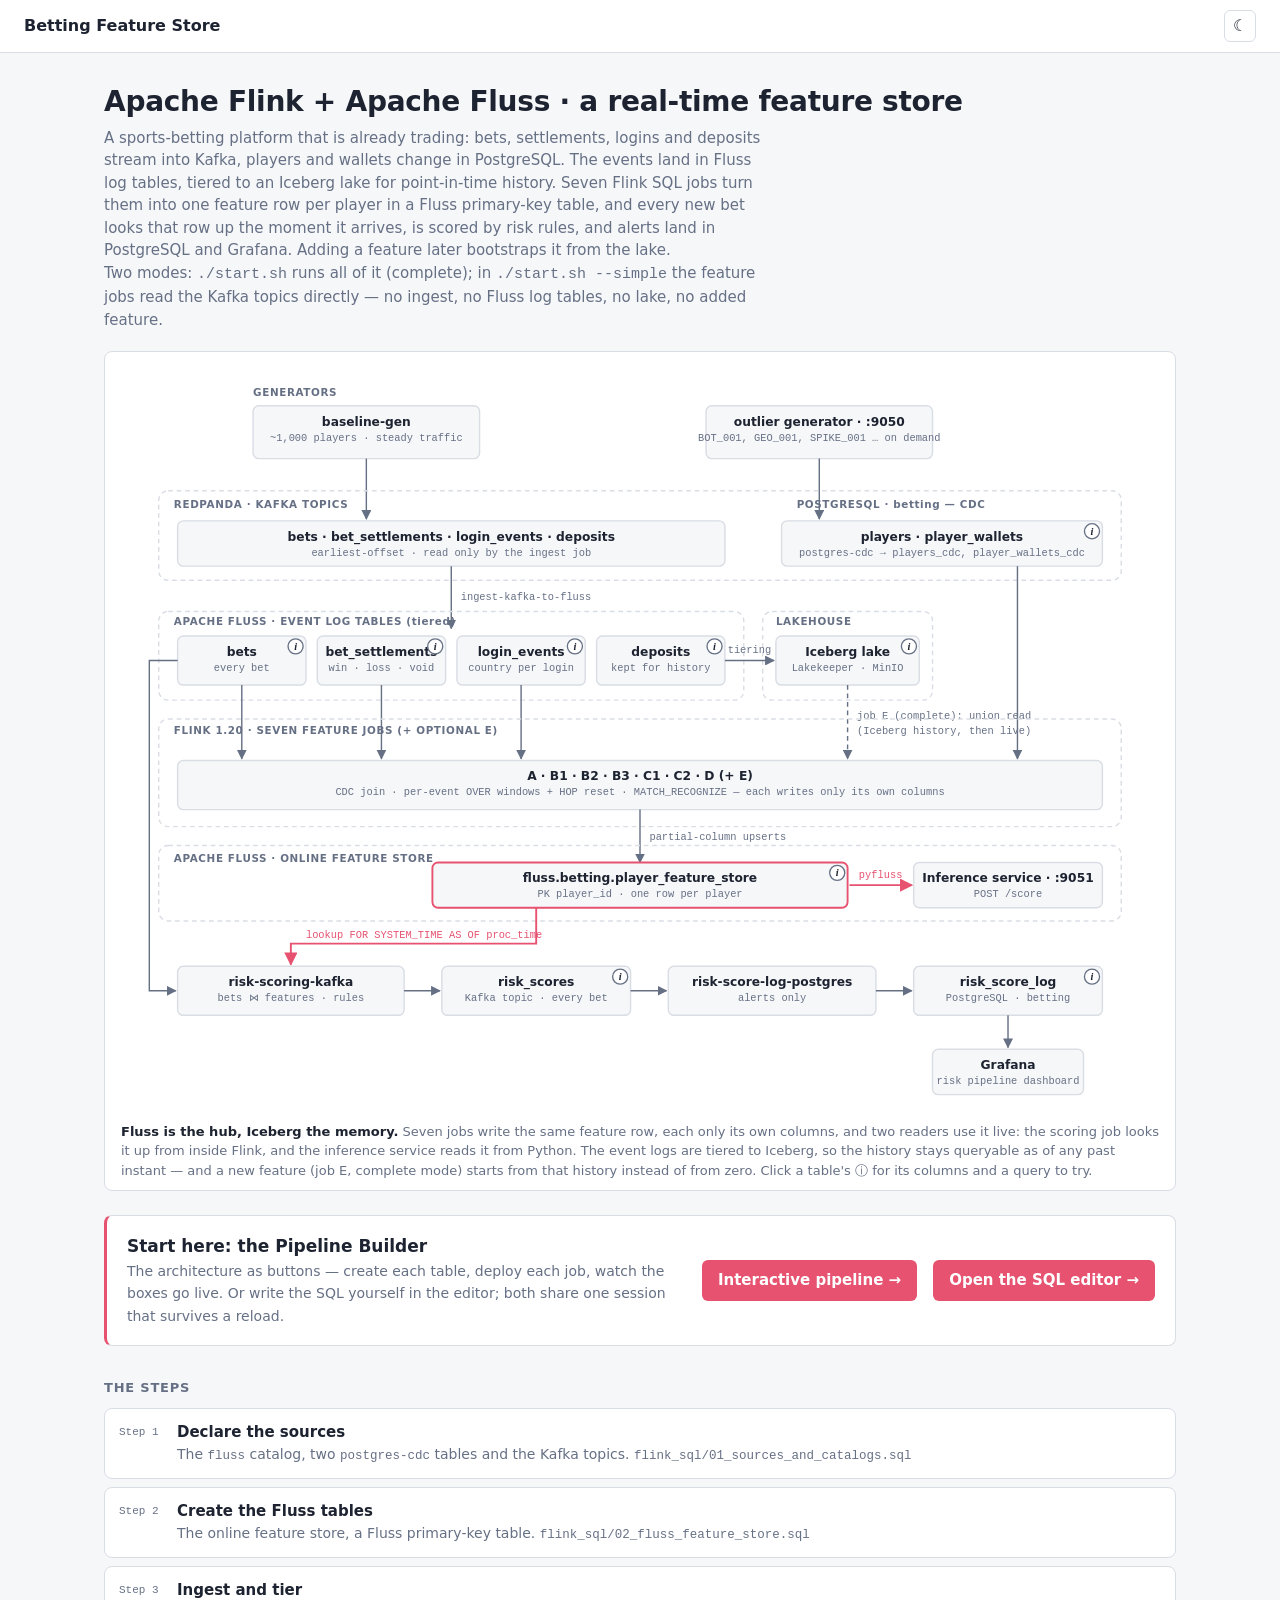
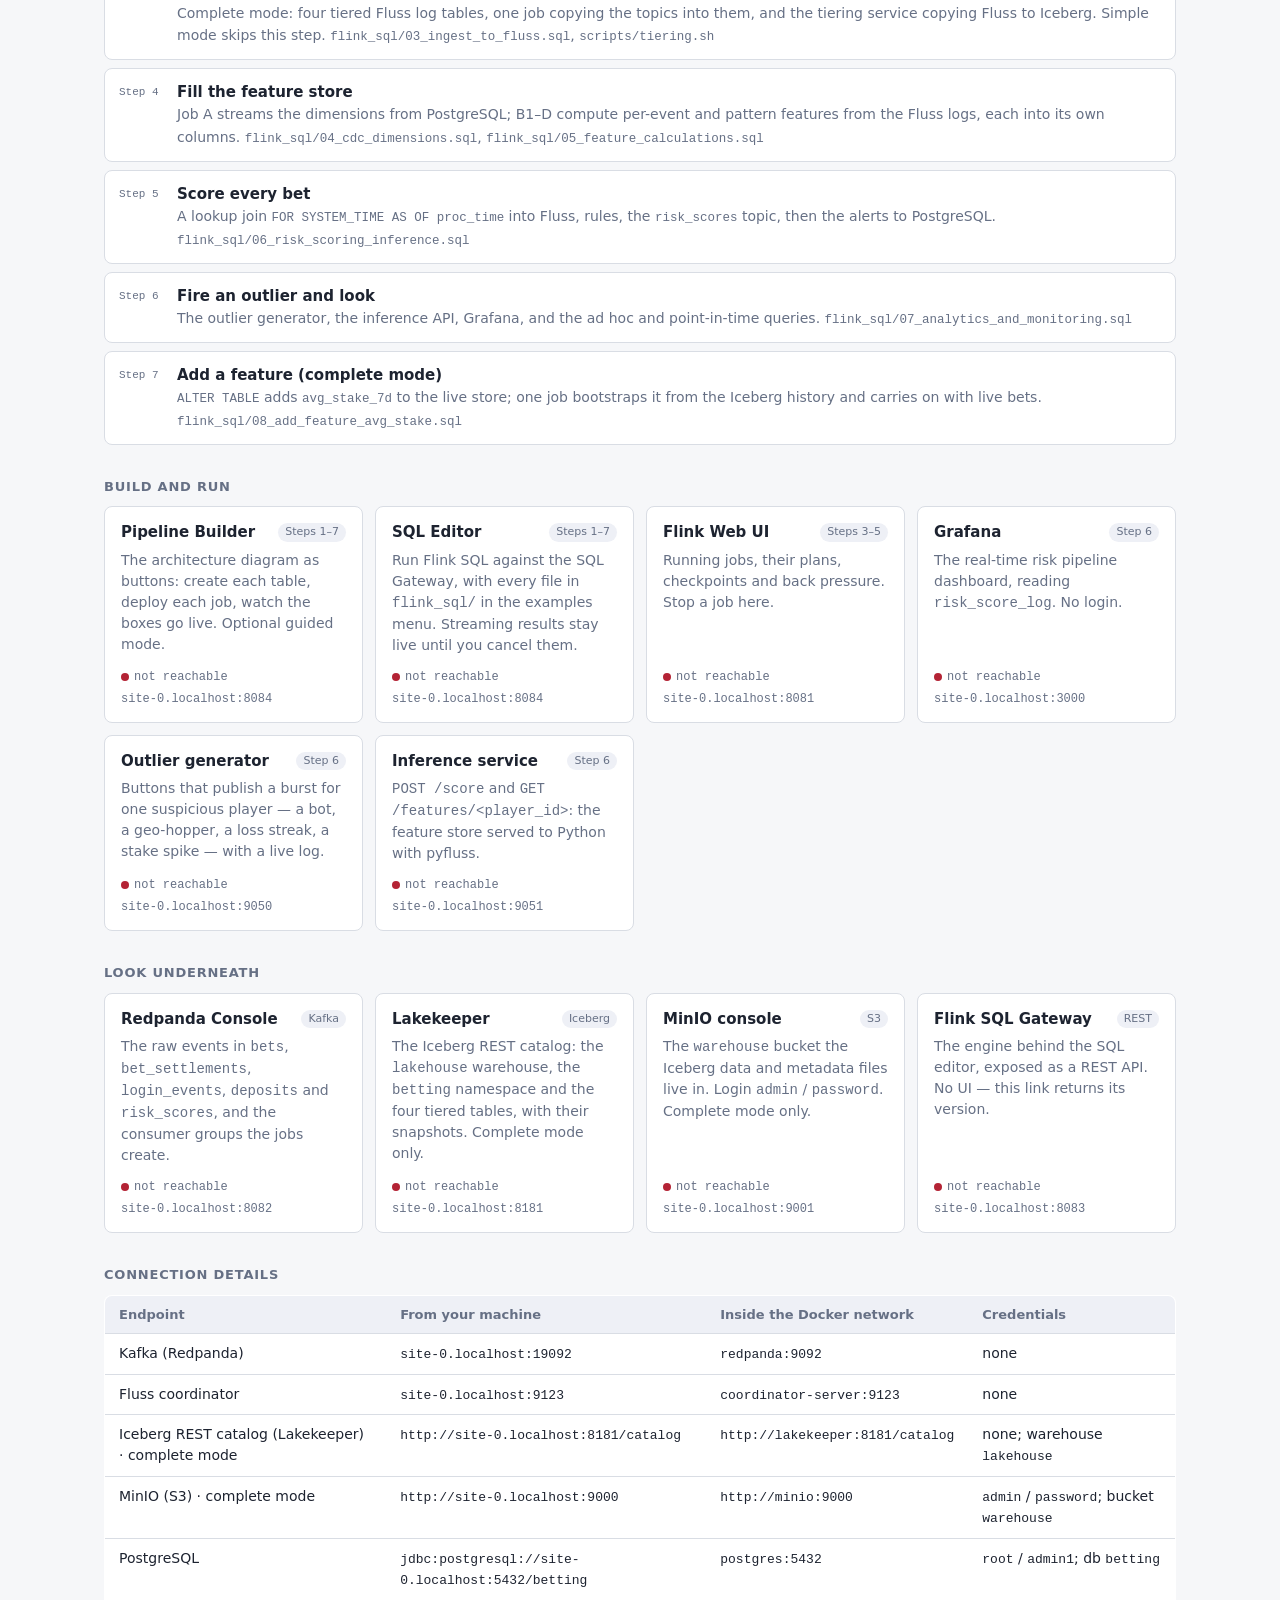
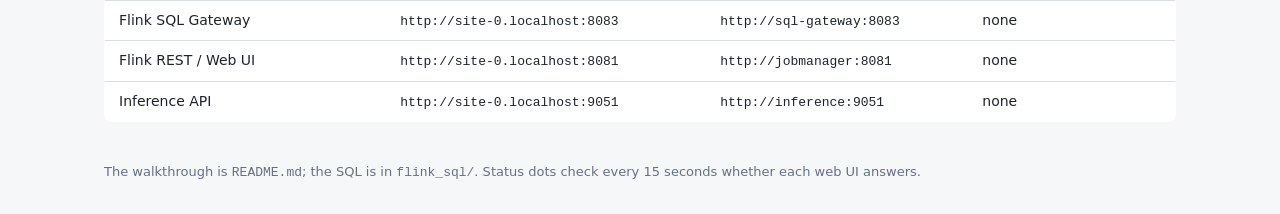
<file: homepage/index.html>
<!doctype html>
<html lang="en">
<head>
<meta charset="utf-8">
<meta name="viewport" content="width=device-width, initial-scale=1">
<title>Betting Feature Store</title>
<script>
  // Before the stylesheet, so a saved theme applies on first paint.
  try {
    const t = localStorage.getItem("home.theme");
    if (t === "light" || t === "dark") document.documentElement.dataset.theme = t;
  } catch {}
</script>
<style>
  /* Same tokens as the other lab homepages, so the environments read as one family. */
  :root {
    --bg: #f6f7f9; --panel: #fff; --fg: #1d2330; --muted: #667085; --border: #d9dde4;
    --accent: #e6526f; --accent-fg: #fff; --err: #b42335; --ok: #1f7a4d; --tint: #eef0f6;
    --mono: ui-monospace, SFMono-Regular, Menlo, Consolas, monospace;
  }
  @media (prefers-color-scheme: dark) {
    :root:not([data-theme="light"]) {
      --bg: #12151b; --panel: #1b1f27; --fg: #e3e6ec; --muted: #9098a8; --border: #2e3440;
      --accent: #f06a84; --accent-fg: #fff; --err: #ff8a9b; --ok: #5fd39b; --tint: #232834;
      color-scheme: dark;
    }
  }
  :root[data-theme="dark"] {
    --bg: #12151b; --panel: #1b1f27; --fg: #e3e6ec; --muted: #9098a8; --border: #2e3440;
    --accent: #f06a84; --accent-fg: #fff; --err: #ff8a9b; --ok: #5fd39b; --tint: #232834;
    color-scheme: dark;
  }
  :root[data-theme="light"] { color-scheme: light; }

  * { box-sizing: border-box; }
  body { margin: 0; background: var(--bg); color: var(--fg);
         font: 15px/1.5 system-ui, -apple-system, "Segoe UI", sans-serif; }
  header { display: flex; align-items: center; gap: 12px; padding: 10px 24px;
           border-bottom: 1px solid var(--border); background: var(--panel); }
  header h1 { font-size: 16px; margin: 0; }
  header .spacer { flex: 1; }
  #theme { width: 32px; height: 32px; padding: 0; font-size: 16px; line-height: 1; cursor: pointer;
           border-radius: 6px; border: 1px solid var(--border); background: var(--panel); color: var(--fg); }
  main { max-width: 1120px; margin: 0 auto; padding: 32px 24px 48px; }

  .intro h2 { font-size: 28px; line-height: 1.2; margin: 0 0 8px; letter-spacing: -0.01em; }
  .intro p { margin: 0; color: var(--muted); max-width: 70ch; }
  /* The architecture diagram. Page CSS styles the inline SVG through classes, so it
     follows the theme tokens; only the model call wears the accent. */
  .arch { margin: 20px 0 0; padding: 16px 16px 10px; background: var(--panel);
          border: 1px solid var(--border); border-radius: 8px; }
  .arch .scroll { overflow-x: auto; }
  .arch svg { display: block; width: 100%; min-width: 760px; height: auto; color: var(--muted);
              font-family: system-ui, -apple-system, "Segoe UI", sans-serif; }
  .arch .box { fill: var(--bg); stroke: var(--border); stroke-width: 1.5; }
  .arch .region { fill: none; stroke: var(--border); stroke-width: 1.5; stroke-dasharray: 5 4; }
  .arch .title { fill: var(--fg); font-size: 13px; font-weight: 600; }
  .arch .sub { fill: var(--muted); font-size: 11px; font-family: var(--mono); }
  .arch .region-label { fill: var(--muted); font-size: 11px; font-weight: 600; letter-spacing: .06em; }
  .arch .edge { fill: none; stroke: var(--muted); stroke-width: 1.5; }
  .arch .edge-label { fill: var(--muted); font-size: 11px; font-family: var(--mono); }
  .arch .hot { stroke: var(--accent); stroke-width: 2; }
  .arch .hot-box { stroke: var(--accent); stroke-width: 2; }
  .arch .hot-label { fill: var(--accent); }
  .arch .head { fill: var(--muted); }
  .arch .head-hot { fill: var(--accent); }
  /* Table boxes are clickable: an (i) badge in the corner, and the whole box as the hit
     target. The hit rect is transparent but painted, so it receives the pointer. */
  .arch .tbl { cursor: pointer; outline: none; }
  .arch .tbl .hit { fill: transparent; stroke: transparent; stroke-width: 2; }
  .arch .tbl:hover .hit, .arch .tbl:focus-visible .hit { stroke: var(--accent); }
  .arch .badge circle { fill: var(--panel); stroke: var(--muted); stroke-width: 1.4; }
  .arch .badge text { fill: var(--fg); font: italic 700 11px Georgia, serif; }
  .arch .tbl:hover .badge circle, .arch .tbl:focus-visible .badge circle { stroke: var(--accent); fill: var(--accent); }
  .arch .tbl:hover .badge text, .arch .tbl:focus-visible .badge text { fill: var(--accent-fg); }
  .arch figcaption { margin-top: 8px; font-size: 13px; color: var(--muted); }
  .arch figcaption b { color: var(--fg); font-weight: 600; }

  .start { display: flex; flex-wrap: wrap; align-items: center; gap: 16px; margin: 24px 0 8px;
           padding: 18px 20px; border-radius: 8px; background: var(--panel);
           border: 1px solid var(--border); border-left: 3px solid var(--accent); }
  .start div { flex: 1 1 320px; }
  .start strong { display: block; font-size: 17px; }
  .start span { color: var(--muted); font-size: 14px; }
  .btn { display: inline-flex; align-items: center; gap: 6px; padding: 9px 16px; border-radius: 6px;
         background: var(--accent); color: var(--accent-fg); text-decoration: none; font-weight: 600; }
  .btn:hover { filter: brightness(1.06); }
  .btn:focus-visible, .card a:focus-visible { outline: 2px solid var(--accent); outline-offset: 2px; }

  section { margin-top: 32px; }
  section > h3 { font-size: 13px; text-transform: uppercase; letter-spacing: .06em; color: var(--muted);
                 margin: 0 0 10px; font-weight: 600; }
  .grid { display: grid; grid-template-columns: repeat(auto-fill, minmax(250px, 1fr)); gap: 12px; }
  .card { position: relative; display: flex; flex-direction: column; gap: 6px; padding: 14px 16px;
          background: var(--panel); border: 1px solid var(--border); border-radius: 8px; }
  .card:hover { border-color: var(--muted); }
  .card .top { display: flex; align-items: center; gap: 8px; }
  .card a { color: var(--fg); font-weight: 600; text-decoration: none; }
  /* The whole card is the link's hit target. */
  .card a::after { content: ""; position: absolute; inset: 0; border-radius: 8px; }
  .card p { margin: 0; color: var(--muted); font-size: 14px; }
  .card .meta { margin-top: auto; padding-top: 6px; display: flex; flex-wrap: wrap; gap: 4px 12px;
                font-family: var(--mono); font-size: 12px; color: var(--muted); }
  .lab { font-size: 11px; padding: 1px 7px; border-radius: 10px; background: var(--tint);
         color: var(--muted); white-space: nowrap; margin-left: auto; }

  /* Reachability: a dot plus a word, so it never relies on colour alone. */
  .status { display: inline-flex; align-items: center; gap: 5px; font-size: 12px; color: var(--muted); }
  .status::before { content: ""; width: 8px; height: 8px; border-radius: 50%; background: var(--border); }
  .status.up::before { background: var(--ok); }
  .status.down::before { background: var(--err); }

  /* The lab list. */
  ol.labs { list-style: none; counter-reset: lab 0; margin: 0; padding: 0; display: grid; gap: 8px; }
  ol.labs li { counter-increment: lab; position: relative; padding: 12px 16px 12px 72px;
               background: var(--panel); border: 1px solid var(--border); border-radius: 8px; }
  ol.labs li::before { content: "Step " counter(lab); position: absolute; left: 14px; top: 15px;
                       font-family: var(--mono); font-size: 11px; color: var(--muted); }
  ol.labs b { display: block; font-size: 15px; }
  ol.labs span { color: var(--muted); font-size: 14px; }
  ol.labs code { font-family: var(--mono); font-size: 12.5px; color: var(--muted); }

  table { width: 100%; border-collapse: collapse; background: var(--panel); border: 1px solid var(--border);
          border-radius: 8px; overflow: hidden; font-size: 14px; }
  th, td { text-align: left; padding: 9px 14px; border-bottom: 1px solid var(--border); vertical-align: top; }
  tr:last-child td { border-bottom: 0; }
  th { font-weight: 600; color: var(--muted); font-size: 13px; background: var(--tint); }
  td code { font-family: var(--mono); font-size: 13px; }
  .scroll { overflow-x: auto; }
  /* The table-structure panel. */
  #tinfo { width: min(760px, calc(100vw - 32px)); max-height: min(86vh, 900px); padding: 0;
           border: 1px solid var(--border); border-radius: 10px; background: var(--panel); color: var(--fg);
           box-shadow: 0 12px 48px rgba(0,0,0,.35); }
  #tinfo[open] { display: flex; flex-direction: column; }
  #tinfo::backdrop { background: rgba(10, 12, 16, .55); }
  #tinfo .hd { display: flex; align-items: flex-start; gap: 12px; padding: 14px 18px 12px;
               border-bottom: 1px solid var(--border); }
  #tinfo .hd div { flex: 1; min-width: 0; }
  #tinfo h2 { margin: 0; font-size: 17px; font-family: var(--mono); word-break: break-all; }
  #tinfo .kind { display: inline-block; margin-top: 4px; font-size: 12px; color: var(--muted); }
  #tinfo .close { flex: none; width: 30px; height: 30px; padding: 0; border-radius: 6px; cursor: pointer;
                  border: 1px solid var(--border); background: var(--panel); color: var(--fg); font-size: 14px; }
  #tinfo .bd { overflow: auto; padding: 14px 18px 18px; }
  #tinfo .bd > p { margin: 0 0 14px; color: var(--muted); font-size: 14px; }
  #tinfo h3 { font-size: 12px; text-transform: uppercase; letter-spacing: .06em; color: var(--muted);
              margin: 16px 0 6px; font-weight: 600; }
  #tinfo table { font-size: 13px; }
  #tinfo td:first-child, #tinfo td:nth-child(2) { font-family: var(--mono); font-size: 12.5px; white-space: nowrap; }
  #tinfo dl { display: grid; grid-template-columns: max-content 1fr; gap: 6px 16px; margin: 0; font-size: 14px; }
  #tinfo dt { color: var(--muted); }
  #tinfo dd { margin: 0; }
  #tinfo code { font-family: var(--mono); font-size: 12.5px; }
  #tinfo pre { margin: 0; padding: 10px 12px; background: var(--tint); border-radius: 6px; overflow: auto;
               font-family: var(--mono); font-size: 12.5px; line-height: 1.5; }
  #tinfo .qhd { display: flex; align-items: center; justify-content: space-between; }
  #tinfo .copy { font: inherit; font-size: 12px; padding: 2px 10px; border-radius: 6px; cursor: pointer;
                 border: 1px solid var(--border); background: var(--panel); color: var(--muted); }
  footer { margin-top: 40px; color: var(--muted); font-size: 13px; }
  footer code { font-family: var(--mono); }
  @media (max-width: 600px) { header, main { padding-left: 16px; padding-right: 16px; } .intro h2 { font-size: 23px; } }
  .arch .edge.dashed { stroke-dasharray: 5 4; }
</style>
</head>
<body>
<header>
  <h1>Betting Feature Store</h1>
  <span class="spacer"></span>
  <button id="theme" type="button"></button>
</header>

<main>
  <div class="intro">
    <h2>Apache Flink + Apache Fluss · a real-time feature store</h2>
    <p>A sports-betting platform that is already trading: bets, settlements, logins and deposits
       stream into Kafka, players and wallets change in PostgreSQL. The events land in Fluss log
       tables, tiered to an Iceberg lake for point-in-time history. Seven Flink SQL jobs turn them
       into one feature row per player in a Fluss primary-key table, and every new bet looks that
       row up the moment it arrives, is scored by risk rules, and alerts land in PostgreSQL and
       Grafana. Adding a feature later bootstraps it from the lake.<br>
       Two modes: <code>./start.sh</code> runs all of it (complete); in <code>./start.sh --simple</code>
       the feature jobs read the Kafka topics directly — no ingest, no Fluss log tables, no lake,
       no added feature.</p>
    <figure class="arch">
      <div class="scroll">
      <svg viewBox="0 0 1100 790" role="img"
           aria-label="Architecture: baseline-gen and the outlier generator publish bets, settlements, logins and deposits to Redpanda and keep players and wallets current in PostgreSQL. An ingest job copies the four topics into Fluss log tables, which the Fluss tiering service tiers to an Iceberg lake (Lakekeeper REST catalog on MinIO) for point-in-time history. Seven Flink feature jobs read the Fluss log tables, and the player dimensions through postgres-cdc, and each upserts only its own columns into one Fluss primary-key table, fluss.betting.player_feature_store. In complete mode an eighth job adds a feature by reading the log table's Iceberg history and then its live tail. The risk-scoring job looks every bet up in that table FOR SYSTEM_TIME AS OF its processing time and writes the result to the risk_scores topic; a second job copies the alerts to PostgreSQL risk_score_log, which Grafana reads. The inference service reads the same Fluss table with pyfluss.">
        <defs>
          <marker id="head" viewBox="0 0 10 10" refX="9" refY="5" markerWidth="7" markerHeight="7" orient="auto-start-reverse">
            <path class="head" d="M0,0 L10,5 L0,10 z"/>
          </marker>
          <marker id="head-hot" viewBox="0 0 10 10" refX="9" refY="5" markerWidth="7" markerHeight="7" orient="auto-start-reverse">
            <path class="head-hot" d="M0,0 L10,5 L0,10 z"/>
          </marker>
        </defs>

        <!-- Generators -->
        <text class="region-label" x="140" y="30">GENERATORS</text>
        <rect class="box" x="140" y="40" width="240" height="56" rx="6"/>
        <text class="title" x="260" y="61" text-anchor="middle">baseline-gen</text>
        <text class="sub" x="260" y="77" text-anchor="middle">~1,000 players · steady traffic</text>
        <rect class="box" x="620" y="40" width="240" height="56" rx="6"/>
        <text class="title" x="740" y="61" text-anchor="middle">outlier generator · :9050</text>
        <text class="sub" x="740" y="77" text-anchor="middle">BOT_001, GEO_001, SPIKE_001 … on demand</text>
        <line class="edge" x1="260" y1="96" x2="260" y2="160" marker-end="url(#head)"/>
        <line class="edge" x1="740" y1="96" x2="740" y2="160" marker-end="url(#head)"/>

        <!-- Sources -->
        <rect class="region" x="40" y="130" width="1020" height="95" rx="10"/>
        <text class="region-label" x="56" y="148">REDPANDA · KAFKA TOPICS</text>
        <text class="region-label" x="716" y="148">POSTGRESQL · betting — CDC</text>
        <rect class="box" x="60" y="162" width="580" height="48" rx="6"/>
        <text class="title" x="350" y="183" text-anchor="middle">bets · bet_settlements · login_events · deposits</text>
        <text class="sub" x="350" y="199" text-anchor="middle">earliest-offset · read only by the ingest job</text>
        <rect class="box" x="700" y="162" width="340" height="48" rx="6"/>
        <text class="title" x="870" y="183" text-anchor="middle">players · player_wallets</text>
        <text class="sub" x="870" y="199" text-anchor="middle">postgres-cdc → players_cdc, player_wallets_cdc</text>
        <line class="edge" x1="350" y1="210" x2="350" y2="276" marker-end="url(#head)"/>
        <text class="edge-label" x="360" y="246">ingest-kafka-to-fluss</text>

        <!-- Fluss event logs, tiered to the lake -->
        <rect class="region" x="40" y="258" width="620" height="94" rx="10"/>
        <text class="region-label" x="56" y="274" dy="-2">APACHE FLUSS · EVENT LOG TABLES (tiered)</text>
        <rect class="box" x="60" y="284" width="136" height="52" rx="6"/>
        <text class="title" x="128" y="305" text-anchor="middle">bets</text>
        <text class="sub" x="128" y="321" text-anchor="middle">every bet</text>
        <rect class="box" x="208" y="284" width="136" height="52" rx="6"/>
        <text class="title" x="276" y="305" text-anchor="middle">bet_settlements</text>
        <text class="sub" x="276" y="321" text-anchor="middle">win · loss · void</text>
        <rect class="box" x="356" y="284" width="136" height="52" rx="6"/>
        <text class="title" x="424" y="305" text-anchor="middle">login_events</text>
        <text class="sub" x="424" y="321" text-anchor="middle">country per login</text>
        <rect class="box" x="504" y="284" width="136" height="52" rx="6"/>
        <text class="title" x="572" y="305" text-anchor="middle">deposits</text>
        <text class="sub" x="572" y="321" text-anchor="middle">kept for history</text>
        <rect class="region" x="680" y="258" width="180" height="94" rx="10"/>
        <text class="region-label" x="694" y="274" dy="-2">LAKEHOUSE</text>
        <rect class="box" x="694" y="284" width="152" height="52" rx="6"/>
        <text class="title" x="770" y="305" text-anchor="middle">Iceberg lake</text>
        <text class="sub" x="770" y="321" text-anchor="middle">Lakekeeper · MinIO</text>
        <line class="edge" x1="640" y1="310" x2="692" y2="310" marker-end="url(#head)"/>
        <text class="edge-label" x="666" y="302" text-anchor="middle">tiering</text>

        <line class="edge" x1="128" y1="336" x2="128" y2="414" marker-end="url(#head)"/>
        <line class="edge" x1="276" y1="336" x2="276" y2="414" marker-end="url(#head)"/>
        <line class="edge" x1="424" y1="336" x2="424" y2="414" marker-end="url(#head)"/>
        <line class="edge" x1="950" y1="210" x2="950" y2="414" marker-end="url(#head)"/>
        <line class="edge dashed" x1="770" y1="336" x2="770" y2="414" marker-end="url(#head)"/>
        <text class="edge-label" x="780" y="372">job E (complete): union read</text>
        <text class="edge-label" x="780" y="388">(Iceberg history, then live)</text>

        <!-- Flink feature jobs -->
        <rect class="region" x="40" y="372" width="1020" height="114" rx="10"/>
        <text class="region-label" x="56" y="390" dy="-2">FLINK 1.20 · SEVEN FEATURE JOBS (+ OPTIONAL E)</text>
        <rect class="box" x="60" y="416" width="980" height="52" rx="6"/>
        <text class="title" x="550" y="437" text-anchor="middle">A · B1 · B2 · B3 · C1 · C2 · D  (+ E)</text>
        <text class="sub" x="550" y="453" text-anchor="middle">CDC join · per-event OVER windows + HOP reset · MATCH_RECOGNIZE — each writes only its own columns</text>

        <line class="edge" x1="550" y1="468" x2="550" y2="524" marker-end="url(#head)"/>
        <text class="edge-label" x="560" y="500">partial-column upserts</text>

        <!-- Fluss -->
        <rect class="region" x="40" y="506" width="1020" height="80" rx="10"/>
        <text class="region-label" x="56" y="524">APACHE FLUSS · ONLINE FEATURE STORE</text>
        <rect class="box hot-box" x="330" y="524" width="440" height="48" rx="6"/>
        <text class="title" x="550" y="545" text-anchor="middle">fluss.betting.player_feature_store</text>
        <text class="sub" x="550" y="561" text-anchor="middle">PK player_id · one row per player</text>
        <rect class="box" x="840" y="524" width="200" height="48" rx="6"/>
        <text class="title" x="940" y="545" text-anchor="middle">Inference service · :9051</text>
        <text class="sub" x="940" y="561" text-anchor="middle">POST /score</text>

        <line class="edge hot" x1="772" y1="548" x2="838" y2="548" marker-end="url(#head-hot)"/>
        <text class="edge-label hot-label" x="805" y="540" text-anchor="middle">pyfluss</text>

        <!-- Scoring -->
        <polyline class="edge hot" points="440,572 440,610 180,610 180,632" marker-end="url(#head-hot)"/>
        <text class="edge-label hot-label" x="196" y="604">lookup FOR SYSTEM_TIME AS OF proc_time</text>
        <polyline class="edge" points="60,310 30,310 30,660 58,660" marker-end="url(#head)"/>
        <rect class="box" x="60" y="634" width="240" height="52" rx="6"/>
        <text class="title" x="180" y="655" text-anchor="middle">risk-scoring-kafka</text>
        <text class="sub" x="180" y="671" text-anchor="middle">bets ⋈ features · rules</text>
        <line class="edge" x1="300" y1="660" x2="338" y2="660" marker-end="url(#head)"/>
        <rect class="box" x="340" y="634" width="200" height="52" rx="6"/>
        <text class="title" x="440" y="655" text-anchor="middle">risk_scores</text>
        <text class="sub" x="440" y="671" text-anchor="middle">Kafka topic · every bet</text>
        <line class="edge" x1="540" y1="660" x2="578" y2="660" marker-end="url(#head)"/>
        <rect class="box" x="580" y="634" width="220" height="52" rx="6"/>
        <text class="title" x="690" y="655" text-anchor="middle">risk-score-log-postgres</text>
        <text class="sub" x="690" y="671" text-anchor="middle">alerts only</text>
        <line class="edge" x1="800" y1="660" x2="838" y2="660" marker-end="url(#head)"/>
        <rect class="box" x="840" y="634" width="200" height="52" rx="6"/>
        <text class="title" x="940" y="655" text-anchor="middle">risk_score_log</text>
        <text class="sub" x="940" y="671" text-anchor="middle">PostgreSQL · betting</text>
        <line class="edge" x1="940" y1="686" x2="940" y2="720" marker-end="url(#head)"/>
        <rect class="box" x="860" y="722" width="160" height="48" rx="6"/>
        <text class="title" x="940" y="743" text-anchor="middle">Grafana</text>
        <text class="sub" x="940" y="759" text-anchor="middle">risk pipeline dashboard</text>


        <!-- Clickable tables: the (i) badge and the whole box open the structure panel -->
        <g class="tbl" data-table="bets" tabindex="0" role="button" aria-haspopup="dialog" aria-label="Show the structure of the fluss.betting.bets log table">
          <rect class="hit" x="60" y="284" width="136" height="52" rx="6"/>
          <g class="badge"><circle cx="185" cy="295" r="8"/><text x="185" y="298.5" text-anchor="middle">i</text></g>
        </g>
        <g class="tbl" data-table="bet_settlements" tabindex="0" role="button" aria-haspopup="dialog" aria-label="Show the structure of the fluss.betting.bet_settlements log table">
          <rect class="hit" x="208" y="284" width="136" height="52" rx="6"/>
          <g class="badge"><circle cx="333" cy="295" r="8"/><text x="333" y="298.5" text-anchor="middle">i</text></g>
        </g>
        <g class="tbl" data-table="login_events" tabindex="0" role="button" aria-haspopup="dialog" aria-label="Show the structure of the fluss.betting.login_events log table">
          <rect class="hit" x="356" y="284" width="136" height="52" rx="6"/>
          <g class="badge"><circle cx="481" cy="295" r="8"/><text x="481" y="298.5" text-anchor="middle">i</text></g>
        </g>
        <g class="tbl" data-table="deposits" tabindex="0" role="button" aria-haspopup="dialog" aria-label="Show the structure of the fluss.betting.deposits log table">
          <rect class="hit" x="504" y="284" width="136" height="52" rx="6"/>
          <g class="badge"><circle cx="629" cy="295" r="8"/><text x="629" y="298.5" text-anchor="middle">i</text></g>
        </g>
        <g class="tbl" data-table="lake" tabindex="0" role="button" aria-haspopup="dialog" aria-label="Show the structure of the Iceberg lake">
          <rect class="hit" x="694" y="284" width="152" height="52" rx="6"/>
          <g class="badge"><circle cx="835" cy="295" r="8"/><text x="835" y="298.5" text-anchor="middle">i</text></g>
        </g>
        <g class="tbl" data-table="players_cdc" tabindex="0" role="button" aria-haspopup="dialog" aria-label="Show the structure of the players_cdc and player_wallets_cdc tables">
          <rect class="hit" x="700" y="162" width="340" height="48" rx="6"/>
          <g class="badge"><circle cx="1029" cy="173" r="8"/><text x="1029" y="176.5" text-anchor="middle">i</text></g>
        </g>
        <g class="tbl" data-table="player_feature_store" tabindex="0" role="button" aria-haspopup="dialog" aria-label="Show the structure of the player_feature_store table">
          <rect class="hit" x="330" y="524" width="440" height="48" rx="6"/>
          <g class="badge"><circle cx="759" cy="535" r="8"/><text x="759" y="538.5" text-anchor="middle">i</text></g>
        </g>
        <g class="tbl" data-table="risk_scores" tabindex="0" role="button" aria-haspopup="dialog" aria-label="Show the structure of the risk_scores table">
          <rect class="hit" x="340" y="634" width="200" height="52" rx="6"/>
          <g class="badge"><circle cx="529" cy="645" r="8"/><text x="529" y="648.5" text-anchor="middle">i</text></g>
        </g>
        <g class="tbl" data-table="risk_score_log" tabindex="0" role="button" aria-haspopup="dialog" aria-label="Show the structure of the risk_score_log table">
          <rect class="hit" x="840" y="634" width="200" height="52" rx="6"/>
          <g class="badge"><circle cx="1029" cy="645" r="8"/><text x="1029" y="648.5" text-anchor="middle">i</text></g>
        </g>
      </svg>
      </div>
      <figcaption>
        <b>Fluss is the hub, Iceberg the memory.</b> Seven jobs write the same feature row, each only
        its own columns, and two readers use it live: the scoring job looks it up from inside Flink,
        and the inference service reads it from Python. The event logs are tiered to Iceberg, so the
        history stays queryable as of any past instant — and a new feature (job E, complete mode)
        starts from that history instead of from zero. Click a table's ⓘ for its columns and a query
        to try.
      </figcaption>
    </figure>
  </div>

  <div class="start">
    <div>
      <strong>Start here: the Pipeline Builder</strong>
      <span>The architecture as buttons — create each table, deploy each job, watch the boxes go live. Or write the SQL yourself in the editor; both share one session that survives a reload.</span>
    </div>
    <a class="btn" data-port="8084" data-path="/pipeline" href="#">Interactive pipeline →</a>
    <a class="btn" data-port="8084" data-path="/" href="#">Open the SQL editor →</a>
  </div>

  <section>
    <h3>The steps</h3>
    <ol class="labs">
      <li><b>Declare the sources</b>
          <span>The <code>fluss</code> catalog, two <code>postgres-cdc</code> tables and the Kafka topics. <code>flink_sql/01_sources_and_catalogs.sql</code></span></li>
      <li><b>Create the Fluss tables</b>
          <span>The online feature store, a Fluss primary-key table. <code>flink_sql/02_fluss_feature_store.sql</code></span></li>
      <li><b>Ingest and tier</b>
          <span>Complete mode: four tiered Fluss log tables, one job copying the topics into them, and the tiering service copying Fluss to Iceberg. Simple mode skips this step. <code>flink_sql/03_ingest_to_fluss.sql</code>, <code>scripts/tiering.sh</code></span></li>
      <li><b>Fill the feature store</b>
          <span>Job A streams the dimensions from PostgreSQL; B1–D compute per-event and pattern features from the Fluss logs, each into its own columns. <code>flink_sql/04_cdc_dimensions.sql</code>, <code>flink_sql/05_feature_calculations.sql</code></span></li>
      <li><b>Score every bet</b>
          <span>A lookup join <code>FOR SYSTEM_TIME AS OF proc_time</code> into Fluss, rules, the <code>risk_scores</code> topic, then the alerts to PostgreSQL. <code>flink_sql/06_risk_scoring_inference.sql</code></span></li>
      <li><b>Fire an outlier and look</b>
          <span>The outlier generator, the inference API, Grafana, and the ad hoc and point-in-time queries. <code>flink_sql/07_analytics_and_monitoring.sql</code></span></li>
      <li><b>Add a feature (complete mode)</b>
          <span><code>ALTER TABLE</code> adds <code>avg_stake_7d</code> to the live store; one job bootstraps it from the Iceberg history and carries on with live bets. <code>flink_sql/08_add_feature_avg_stake.sql</code></span></li>
    </ol>
  </section>

  <section>
    <h3>Build and run</h3>
    <div class="grid">
      <div class="card" data-port="8084">
        <div class="top"><a data-port="8084" data-path="/pipeline" href="#">Pipeline Builder</a><span class="lab">Steps 1–7</span></div>
        <p>The architecture diagram as buttons: create each table, deploy each job, watch the boxes go live. Optional guided mode.</p>
        <div class="meta"><span class="status">checking</span><span class="addr"></span></div>
      </div>
      <div class="card" data-port="8084">
        <div class="top"><a data-port="8084" data-path="/" href="#">SQL Editor</a><span class="lab">Steps 1–7</span></div>
        <p>Run Flink SQL against the SQL Gateway, with every file in <code>flink_sql/</code> in the examples menu. Streaming results stay live until you cancel them.</p>
        <div class="meta"><span class="status">checking</span><span class="addr"></span></div>
      </div>
      <div class="card" data-port="8081">
        <div class="top"><a data-port="8081" data-path="/" href="#">Flink Web UI</a><span class="lab">Steps 3–5</span></div>
        <p>Running jobs, their plans, checkpoints and back pressure. Stop a job here.</p>
        <div class="meta"><span class="status">checking</span><span class="addr"></span></div>
      </div>
      <div class="card" data-port="3000">
        <div class="top"><a data-port="3000" data-path="/d/betting-features-v1" href="#">Grafana</a><span class="lab">Step 6</span></div>
        <p>The real-time risk pipeline dashboard, reading <code>risk_score_log</code>. No login.</p>
        <div class="meta"><span class="status">checking</span><span class="addr"></span></div>
      </div>
      <div class="card" data-port="9050">
        <div class="top"><a data-port="9050" data-path="/" href="#">Outlier generator</a><span class="lab">Step 6</span></div>
        <p>Buttons that publish a burst for one suspicious player — a bot, a geo-hopper, a loss streak, a stake spike — with a live log.</p>
        <div class="meta"><span class="status">checking</span><span class="addr"></span></div>
      </div>
      <div class="card" data-port="9051">
        <div class="top"><a data-port="9051" data-path="/" href="#">Inference service</a><span class="lab">Step 6</span></div>
        <p><code>POST /score</code> and <code>GET /features/&lt;player_id&gt;</code>: the feature store served to Python with pyfluss.</p>
        <div class="meta"><span class="status">checking</span><span class="addr"></span></div>
      </div>
    </div>
  </section>

  <section>
    <h3>Look underneath</h3>
    <div class="grid">
      <div class="card" data-port="8082">
        <div class="top"><a data-port="8082" data-path="/topics" href="#">Redpanda Console</a><span class="lab">Kafka</span></div>
        <p>The raw events in <code>bets</code>, <code>bet_settlements</code>, <code>login_events</code>, <code>deposits</code> and <code>risk_scores</code>, and the consumer groups the jobs create.</p>
        <div class="meta"><span class="status">checking</span><span class="addr"></span></div>
      </div>
      <div class="card" data-port="8181">
        <div class="top"><a data-port="8181" data-path="/ui" href="#">Lakekeeper</a><span class="lab">Iceberg</span></div>
        <p>The Iceberg REST catalog: the <code>lakehouse</code> warehouse, the <code>betting</code> namespace and the four tiered tables, with their snapshots. Complete mode only.</p>
        <div class="meta"><span class="status">checking</span><span class="addr"></span></div>
      </div>
      <div class="card" data-port="9001">
        <div class="top"><a data-port="9001" data-path="/" href="#">MinIO console</a><span class="lab">S3</span></div>
        <p>The <code>warehouse</code> bucket the Iceberg data and metadata files live in. Login <code>admin</code> / <code>password</code>. Complete mode only.</p>
        <div class="meta"><span class="status">checking</span><span class="addr"></span></div>
      </div>
      <div class="card" data-port="8083">
        <div class="top"><a data-port="8083" data-path="/v1/info" href="#">Flink SQL Gateway</a><span class="lab">REST</span></div>
        <p>The engine behind the SQL editor, exposed as a REST API. No UI — this link returns its version.</p>
        <div class="meta"><span class="status">checking</span><span class="addr"></span></div>
      </div>
    </div>
  </section>

  <section>
    <h3>Connection details</h3>
    <div class="scroll">
      <table>
        <thead><tr><th>Endpoint</th><th>From your machine</th><th>Inside the Docker network</th><th>Credentials</th></tr></thead>
        <tbody>
          <tr><td>Kafka (Redpanda)</td><td><code class="host" data-port="19092"></code></td><td><code>redpanda:9092</code></td><td>none</td></tr>
          <tr><td>Fluss coordinator</td><td><code class="host" data-port="9123"></code></td><td><code>coordinator-server:9123</code></td><td>none</td></tr>
          <tr><td>Iceberg REST catalog (Lakekeeper) · complete mode</td><td><code class="host" data-port="8181" data-scheme="http://" data-suffix="/catalog"></code></td><td><code>http://lakekeeper:8181/catalog</code></td><td>none; warehouse <code>lakehouse</code></td></tr>
          <tr><td>MinIO (S3) · complete mode</td><td><code class="host" data-port="9000" data-scheme="http://"></code></td><td><code>http://minio:9000</code></td><td><code>admin</code> / <code>password</code>; bucket <code>warehouse</code></td></tr>
          <tr><td>PostgreSQL</td><td><code class="host" data-port="5432" data-scheme="jdbc:postgresql://" data-suffix="/betting"></code></td><td><code>postgres:5432</code></td><td><code>root</code> / <code>admin1</code>; db <code>betting</code></td></tr>
          <tr><td>Flink SQL Gateway</td><td><code class="host" data-port="8083" data-scheme="http://"></code></td><td><code>http://sql-gateway:8083</code></td><td>none</td></tr>
          <tr><td>Flink REST / Web UI</td><td><code class="host" data-port="8081" data-scheme="http://"></code></td><td><code>http://jobmanager:8081</code></td><td>none</td></tr>
          <tr><td>Inference API</td><td><code class="host" data-port="9051" data-scheme="http://"></code></td><td><code>http://inference:9051</code></td><td>none</td></tr>
        </tbody>
      </table>
    </div>
  </section>

  <dialog id="tinfo" aria-labelledby="tinfoTitle">
    <div class="hd">
      <div><h2 id="tinfoTitle"></h2><span class="kind" id="tinfoKind"></span></div>
      <button type="button" class="close" id="tinfoClose" aria-label="Close">✕</button>
    </div>
    <div class="bd" id="tinfoBody"></div>
  </dialog>

  <footer>
    The walkthrough is <code>README.md</code>; the SQL is in <code>flink_sql/</code>. Status dots
    check every 15 seconds whether each web UI answers.
  </footer>
</main>
<script>
const $ = id => document.getElementById(id);
const host = location.hostname || "localhost";
const url = (port, path = "/") => `http://${host}:${port}${path}`;

// Every link and address is built from the host this page was opened on, so the same
// page works on localhost and on a remote lab VM.
document.querySelectorAll("a[data-port]").forEach(a => {
  a.href = url(a.dataset.port, a.dataset.path);
  a.target = "_blank"; a.rel = "noopener";
});
document.querySelectorAll(".card[data-port]").forEach(c => {
  c.querySelector(".addr").textContent = `${host}:${c.dataset.port}`;
});
document.querySelectorAll("code.host").forEach(c => {
  const { port, suffix = "", scheme = "" } = c.dataset;
  c.textContent = `${scheme}${host}:${port}${suffix}`;
});

// Reachability. The UIs are on other origins and send no CORS headers, so the response
// is opaque — but an opaque answer still proves the port is serving, while a refused
// connection or a timeout rejects the fetch.
async function probe(card) {
  const s = card.querySelector(".status");
  const ctl = new AbortController();
  const timer = setTimeout(() => ctl.abort(), 4000);
  try {
    await fetch(url(card.dataset.port), { mode: "no-cors", cache: "no-store", signal: ctl.signal });
    s.className = "status up"; s.textContent = "up";
  } catch {
    s.className = "status down"; s.textContent = "not reachable";
  } finally { clearTimeout(timer); }
}
const probeAll = () => document.querySelectorAll(".card[data-port]").forEach(probe);
probeAll();
setInterval(probeAll, 15000);

// ── Table structure panels ────────────────────────────────────────────────────
// Kept in step with the schemas by hand: flink_sql/01_sources_and_catalogs.sql and
// 02_fluss_feature_store.sql. Columns are [name, type, note]; a fourth truthy element
// marks a primary-key column.
const TABLES = {
  bets: {
    name: "fluss.betting.bets", kind: "Fluss log table · tiered to Iceberg in complete mode",
    about: "One row per bet placed, from baseline-gen and the outlier generator, copied from the Kafka topic by the ingest job. Every bet feature and the scoring job read it here. Complete mode only; created with 'table.datalake.enabled', so its history also lives in the Iceberg lake. In simple mode the jobs read the bets topic instead.",
    cols: [
      ["bet_id", "STRING", ""],
      ["player_id", "STRING", "bucket key · joins the feature store"],
      ["amount", "DECIMAL(12,2)", "the stake"],
      ["bet_type", "STRING", "single · accumulator · live"],
      ["sport", "STRING", ""],
      ["odds", "DOUBLE", ""],
      ["event_ts", "TIMESTAMP(3)", "event time, UTC"],
    ],
    facts: [
      ["Watermark", "<code>event_ts - INTERVAL '2' SECOND</code>"],
      ["Read by", "B1, B2, B3 and <code>risk-scoring-kafka</code> from the latest offset; job E (complete mode) as a union read"],
      ["Plain read", "a union read: the Iceberg history, then the live Fluss tail"],
    ],
    query: "SELECT player_id, bet_type, sport, amount, odds, event_ts\nFROM fluss.betting.bets /*+ OPTIONS('scan.startup.mode' = 'latest') */;",
  },
  bet_settlements: {
    name: "fluss.betting.bet_settlements", kind: "Fluss log table · tiered to Iceberg in complete mode",
    about: "One row per settled bet: whether it won, lost or was voided, and what it paid out.",
    cols: [
      ["settlement_id", "STRING", ""],
      ["bet_id", "STRING", ""],
      ["player_id", "STRING", "bucket key"],
      ["outcome", "STRING", "win · loss · void"],
      ["stake", "DECIMAL(12,2)", ""],
      ["payout_amount", "DECIMAL(12,2)", ""],
      ["event_ts", "TIMESTAMP(3)", "event time"],
    ],
    facts: [
      ["Watermark", "<code>event_ts - INTERVAL '5' SECOND</code>"],
      ["Read by", "C1 (net P&amp;L) and C2 (loss streak, <code>MATCH_RECOGNIZE</code>)"],
    ],
    query: "SELECT player_id, outcome, stake, payout_amount, event_ts\nFROM fluss.betting.bet_settlements /*+ OPTIONS('scan.startup.mode' = 'latest') */;",
  },
  login_events: {
    name: "fluss.betting.login_events", kind: "Fluss log table · tiered to Iceberg in complete mode",
    about: "One row per login, with the country it came from. Logins are rare, so one quiet partition would hold back every window: 01 sets table.exec.source.idle-timeout to 5 s for that.",
    cols: [
      ["event_id", "STRING", ""],
      ["player_id", "STRING", "bucket key"],
      ["session_id", "STRING", ""],
      ["device_type", "STRING", ""],
      ["ip_address", "STRING", ""],
      ["country", "STRING", "what job D counts"],
      ["event_ts", "TIMESTAMP(3)", "event time"],
    ],
    facts: [
      ["Watermark", "<code>event_ts - INTERVAL '2' SECOND</code>"],
      ["Read by", "D (geo mismatches)"],
    ],
    query: "SELECT player_id, country, device_type, event_ts\nFROM fluss.betting.login_events /*+ OPTIONS('scan.startup.mode' = 'latest') */;",
  },
  deposits: {
    name: "fluss.betting.deposits", kind: "Fluss log table · tiered to Iceberg in complete mode",
    about: "One row per deposit. No feature reads it yet: it is ingested and tiered so the next feature someone adds has its history waiting in the lake.",
    cols: [
      ["deposit_id", "STRING", ""],
      ["player_id", "STRING", "bucket key"],
      ["amount", "DECIMAL(12,2)", ""],
      ["method", "STRING", "card · bank_transfer · crypto · ewallet"],
      ["event_ts", "TIMESTAMP(3)", "event time"],
    ],
    facts: [
      ["Read by", "nobody yet"],
    ],
    query: "SET 'execution.runtime-mode' = 'batch';\nSELECT `method`, COUNT(*) AS deposits, SUM(amount) AS total\nFROM fluss.betting.deposits GROUP BY `method`;\nSET 'execution.runtime-mode' = 'streaming';",
  },
  lake: {
    name: "Iceberg lake · warehouse lakehouse", kind: "Iceberg tables · Lakekeeper REST catalog · MinIO",
    about: "The tiering service copies each tiered Fluss log table into an Iceberg table of the same name, committing on every Flink checkpoint (60 s). Fluss exposes it as <table>$lake; a plain read of the Fluss table is a union read of both. Iceberg's own catalog (iceberg.betting.*) adds time travel: the table as it was at any past instant.",
    cols: [
      ["(the Fluss columns)", "", "same schema as the log table"],
      ["__bucket", "INT", "added by tiering"],
      ["__offset", "BIGINT", "the Fluss log offset"],
      ["__timestamp", "TIMESTAMP_LTZ(3)", "when Fluss wrote the row"],
    ],
    facts: [
      ["Freshness", "about one checkpoint behind (60 s); the union read never is"],
      ["Time travel", "<code>iceberg.betting.bets /*+ OPTIONS('as-of-timestamp' = '&lt;epoch ms&gt;') */</code>"],
      ["More", "<code>flink_sql/07_analytics_and_monitoring.sql</code>: a point-in-time training set"],
    ],
    query: "SET 'execution.runtime-mode' = 'batch';\nSELECT\n  (SELECT COUNT(*) FROM fluss.betting.`bets$lake`) AS bets_in_iceberg,\n  (SELECT COUNT(*) FROM fluss.betting.bets)        AS bets_union_read;\nSET 'execution.runtime-mode' = 'streaming';",
  },
  players_cdc: {
    name: "players_cdc · player_wallets_cdc", kind: "Flink tables · postgres-cdc connector · PostgreSQL betting.players, betting.player_wallets",
    about: "The player dimensions, read once as a snapshot and then followed through PostgreSQL's logical-replication stream. Job A joins them and writes kyc_tier, balance and lifetime_deposits into the feature store.",
    cols: [
      ["player_id", "STRING", "both tables", true],
      ["username", "STRING", "players"],
      ["kyc_tier", "STRING", "players · BASIC, STANDARD, ENHANCED"],
      ["registration_date", "DATE", "players"],
      ["country", "STRING", "players"],
      ["balance", "DECIMAL(14,2)", "player_wallets"],
      ["lifetime_deposits", "DECIMAL(14,2)", "player_wallets"],
      ["lifetime_withdrawals", "DECIMAL(14,2)", "player_wallets"],
    ],
    facts: [
      ["Replication slot", "one reader per slot: job A uses <code>flink_cdc_players_slot</code> and <code>flink_cdc_wallets_slot</code>. A query next to it needs its own, e.g. <code>/*+ OPTIONS('slot.name' = 'my_view') */</code>"],
      ["Change it", "<code>docker compose exec postgres psql -U root -d betting</code>, then an <code>UPDATE player_wallets …</code>"],
    ],
    query: "SELECT * FROM player_wallets_cdc\n  /*+ OPTIONS('slot.name' = 'flink_view_wallets_slot', 'debezium.slot.drop.on.stop' = 'true') */;",
  },
  player_feature_store: {
    name: "fluss.betting.player_feature_store", kind: "Fluss primary-key table · the online feature store",
    about: "One row per player, every feature a column. Seven Flink jobs write it, each only its own columns — Fluss merges partial-column upserts into the row. It lives in Fluss, so it outlives every Flink session; the fluss catalog that reaches it does not.",
    cols: [
      ["player_id", "STRING", "", true],
      ["bets_last_10min", "BIGINT", "B1 · > 8 = bot"],
      ["total_stake_30min", "DECIMAL(14,2)", "B3 · > 500 = stake limit"],
      ["distinct_sports_30min", "BIGINT", "B3 · ≥ 4 = chasing"],
      ["current_loss_streak", "BIGINT", "C2 · ≥ 6 = RG alert"],
      ["live_bet_ratio_15min", "DOUBLE", "B2 · > 0.5 = impulsive"],
      ["avg_odds_15min", "DOUBLE", "B2 · sharp bettor"],
      ["geo_mismatches_15min", "BIGINT", "D · > 1 = two countries"],
      ["net_pnl_30min", "DECIMAL(14,2)", "C1"],
      ["kyc_tier", "STRING", "A, from CDC"],
      ["balance", "DECIMAL(14,2)", "A, from CDC"],
      ["lifetime_deposits", "DECIMAL(14,2)", "A, from CDC"],
      ["last_updated_at", "TIMESTAMP(3)", "every writer"],
      ["avg_stake_7d", "DOUBLE", "complete mode: added by ALTER TABLE in 08, filled by job E"],
    ],
    facts: [
      ["Buckets", "4"],
      ["Read by", "<code>risk-scoring-kafka</code> (lookup join) and the inference service (pyfluss)"],
      ["Batch reads", "need <code>SET 'execution.runtime-mode' = 'batch'</code>"],
    ],
    query: "SET 'execution.runtime-mode' = 'batch';\nSELECT * FROM fluss.betting.player_feature_store\nWHERE player_id = 'BOT_001';\nSET 'execution.runtime-mode' = 'streaming';",
  },
  risk_scores: {
    name: "risk_scores", kind: "Flink table · kafka connector · topic risk_scores · JSON",
    about: "Every bet, scored: written by risk-scoring-kafka, read back by risk-score-log-postgres.",
    cols: [
      ["bet_id", "STRING", ""],
      ["player_id", "STRING", ""],
      ["risk_level", "STRING", "FRAUD_HIGH · RG_ALERT · SHARP_BETTOR · STAKE_SPIKE (complete mode) · STAKE_LIMIT · NORMAL"],
      ["risk_reasons", "STRING", "the rule codes that fired"],
      ["event_ts", "TIMESTAMP(3)", "the bet's event time"],
      ["enrichment_lag_ms", "BIGINT", "event time to scoring"],
      ["score_time", "TIMESTAMP(3)", ""],
    ],
    facts: [
      ["Written by", "<code>risk-scoring-kafka</code>: bets ⋈ feature store <code>FOR SYSTEM_TIME AS OF proc_time</code>"],
    ],
    query: "SELECT player_id, risk_level, risk_reasons, enrichment_lag_ms\nFROM risk_scores /*+ OPTIONS('scan.startup.mode' = 'latest-offset') */;",
  },
  risk_score_log: {
    name: "risk_score_log", kind: "Flink table · jdbc connector · PostgreSQL betting.public.risk_score_log",
    about: "The alerts: every scored bet except NORMAL, upserted by bet_id so a replay overwrites rather than duplicates. Grafana charts this table.",
    cols: [
      ["bet_id", "STRING", "", true],
      ["player_id", "STRING", ""],
      ["risk_level", "STRING", "never NORMAL"],
      ["risk_reasons", "STRING", ""],
      ["event_ts", "TIMESTAMP(3)", ""],
      ["enrichment_lag_ms", "BIGINT", ""],
      ["score_time", "TIMESTAMP(3)", ""],
    ],
    facts: [
      ["Written by", "<code>risk-score-log-postgres</code>"],
      ["Read by", "Grafana"],
    ],
    query: "SET 'execution.runtime-mode' = 'batch';\nSELECT risk_level, COUNT(*) AS alerts\nFROM risk_score_log GROUP BY risk_level;\nSET 'execution.runtime-mode' = 'streaming';",
  },
};

const esc = t => String(t).replace(/[&<>"]/g, c => ({ "&": "&amp;", "<": "&lt;", ">": "&gt;", '"': "&quot;" }[c]));
let lastTrigger = null;

function openTable(key, trigger) {
  const t = TABLES[key];
  if (!t) return;
  lastTrigger = trigger;
  $("tinfoTitle").textContent = t.name;
  $("tinfoKind").textContent = t.kind;
  const rows = t.cols.map(([n, ty, note, pk]) =>
    `<tr><td>${esc(n)}</td><td>${esc(ty)}${pk ? " <b>*</b>" : ""}</td><td>${esc(note || "")}</td></tr>`).join("");
  const facts = t.facts.map(([k, v]) => `<dt>${esc(k)}</dt><dd>${v}</dd>`).join("");
  const hasPk = t.cols.some(c => c[3]);
  $("tinfoBody").innerHTML = `
    <p>${esc(t.about)}</p>
    <h3>Columns (${t.cols.length})${hasPk ? " &middot; <b>*</b> primary key" : ""}</h3>
    <div class="scroll"><table><thead><tr><th>Name</th><th>Type</th><th>Notes</th></tr></thead><tbody>${rows}</tbody></table></div>
    <h3>Key facts</h3><dl>${facts}</dl>
    <div class="qhd"><h3>Try it in the SQL editor</h3><button type="button" class="copy">Copy</button></div>
    <pre></pre>`;
  $("tinfoBody").querySelector("pre").textContent = t.query;
  $("tinfoBody").querySelector(".copy").onclick = async e => {
    const btn = e.currentTarget;
    try { await navigator.clipboard.writeText(t.query); }
    catch {  // no clipboard API outside a secure context (e.g. http on a remote VM)
      const ta = Object.assign(document.createElement("textarea"), { value: t.query });
      document.body.append(ta); ta.select(); document.execCommand("copy"); ta.remove();
    }
    btn.textContent = "Copied"; setTimeout(() => btn.textContent = "Copy", 1200);
  };
  $("tinfo").showModal();
  $("tinfoBody").scrollTop = 0;
}
document.querySelectorAll(".arch .tbl").forEach(g => {
  g.addEventListener("click", () => openTable(g.dataset.table, g));
  g.addEventListener("keydown", e => {
    if (e.key === "Enter" || e.key === " ") { e.preventDefault(); openTable(g.dataset.table, g); }
  });
});
$("tinfoClose").onclick = () => $("tinfo").close();
// Back to the box that opened it, so keyboard users keep their place in the diagram.
$("tinfo").addEventListener("close", () => lastTrigger && lastTrigger.focus());
// A click on the backdrop lands on the <dialog> itself, outside its content box.
$("tinfo").addEventListener("click", e => {
  const r = $("tinfo").getBoundingClientRect();
  if (e.clientX < r.left || e.clientX > r.right || e.clientY < r.top || e.clientY > r.bottom) $("tinfo").close();
});

// Light/dark toggle — follow the OS until the first click, then remember the choice.
const darkQuery = matchMedia("(prefers-color-scheme: dark)");
const isDark = () => (document.documentElement.dataset.theme || (darkQuery.matches ? "dark" : "light")) === "dark";
function paintTheme() {
  const next = isDark() ? "light" : "dark";
  $("theme").textContent = isDark() ? "☀" : "☾";
  $("theme").title = `Switch to ${next} mode`;
  $("theme").setAttribute("aria-label", `Switch to ${next} mode`);
}
$("theme").onclick = () => {
  const t = isDark() ? "light" : "dark";
  document.documentElement.dataset.theme = t;
  try { localStorage.setItem("home.theme", t); } catch {}
  paintTheme();
};
darkQuery.addEventListener("change", paintTheme);
paintTheme();
</script>
</body>
</html>
</file>
